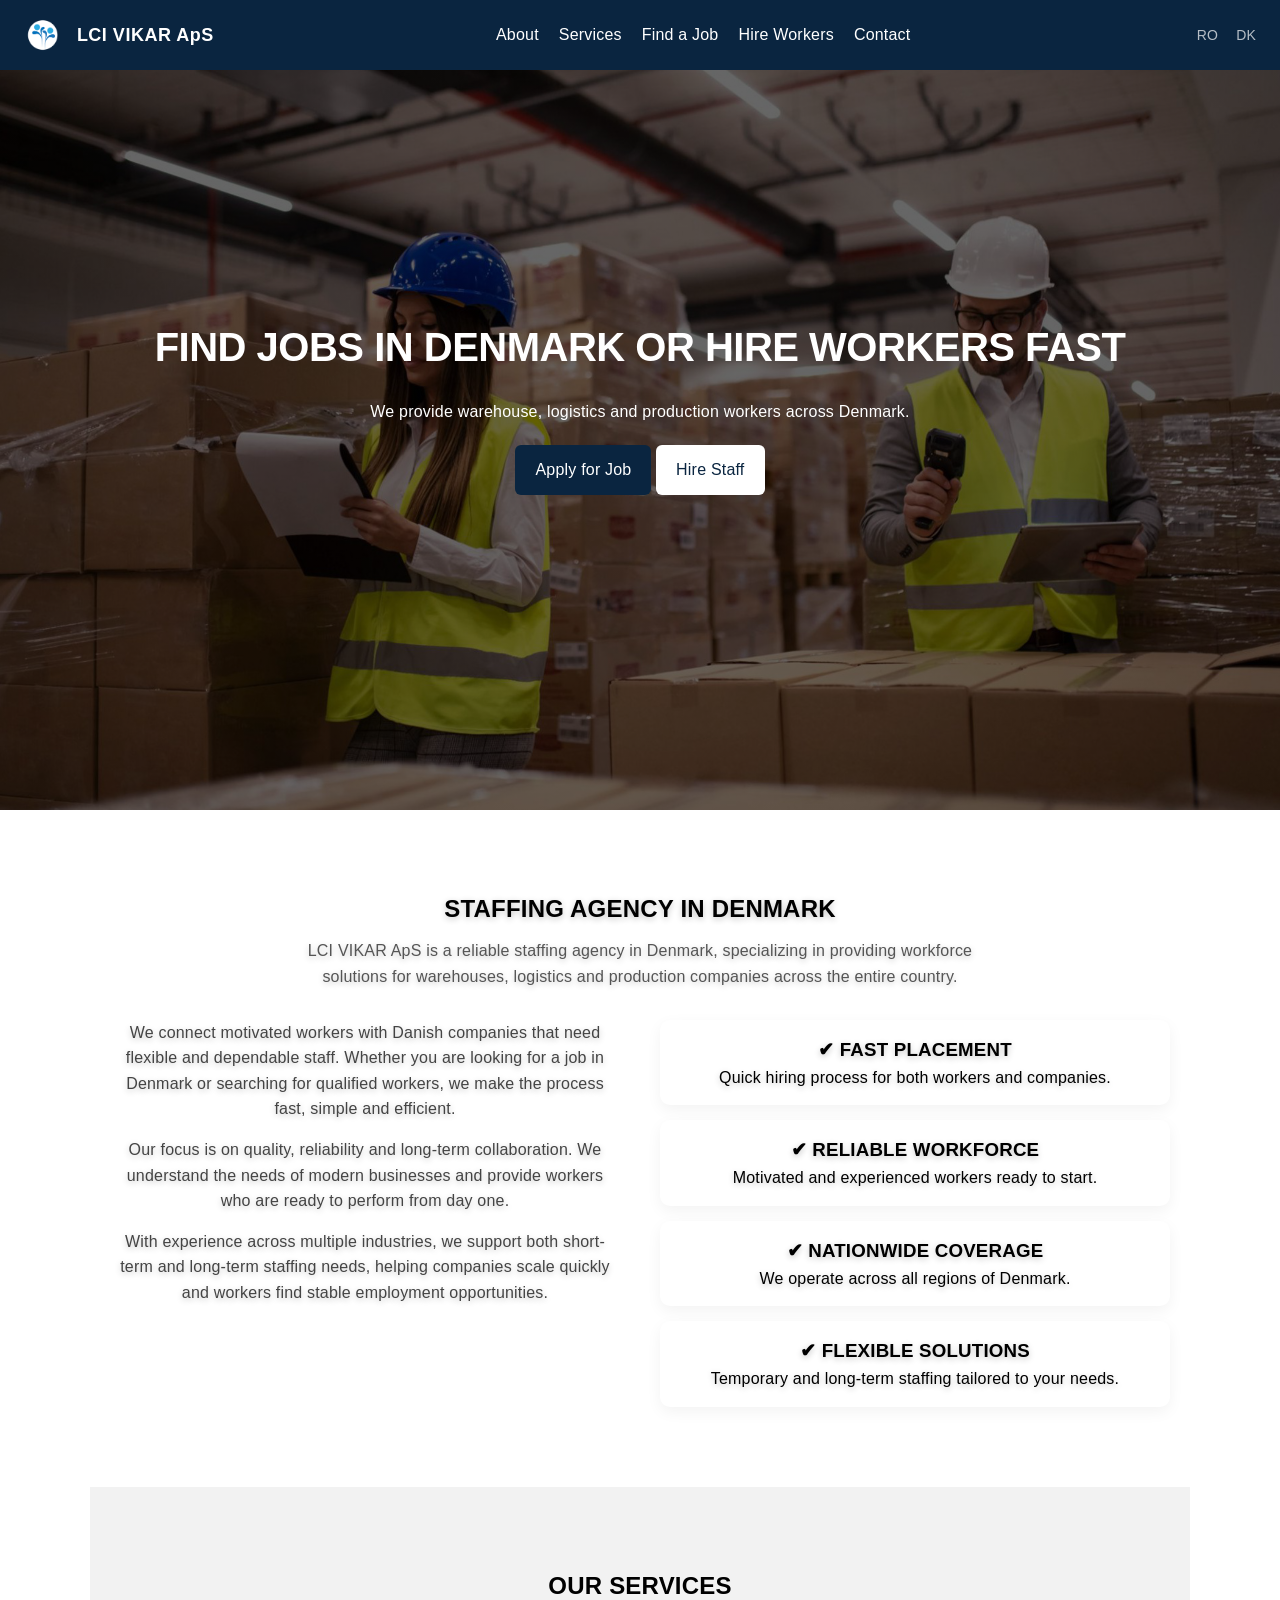
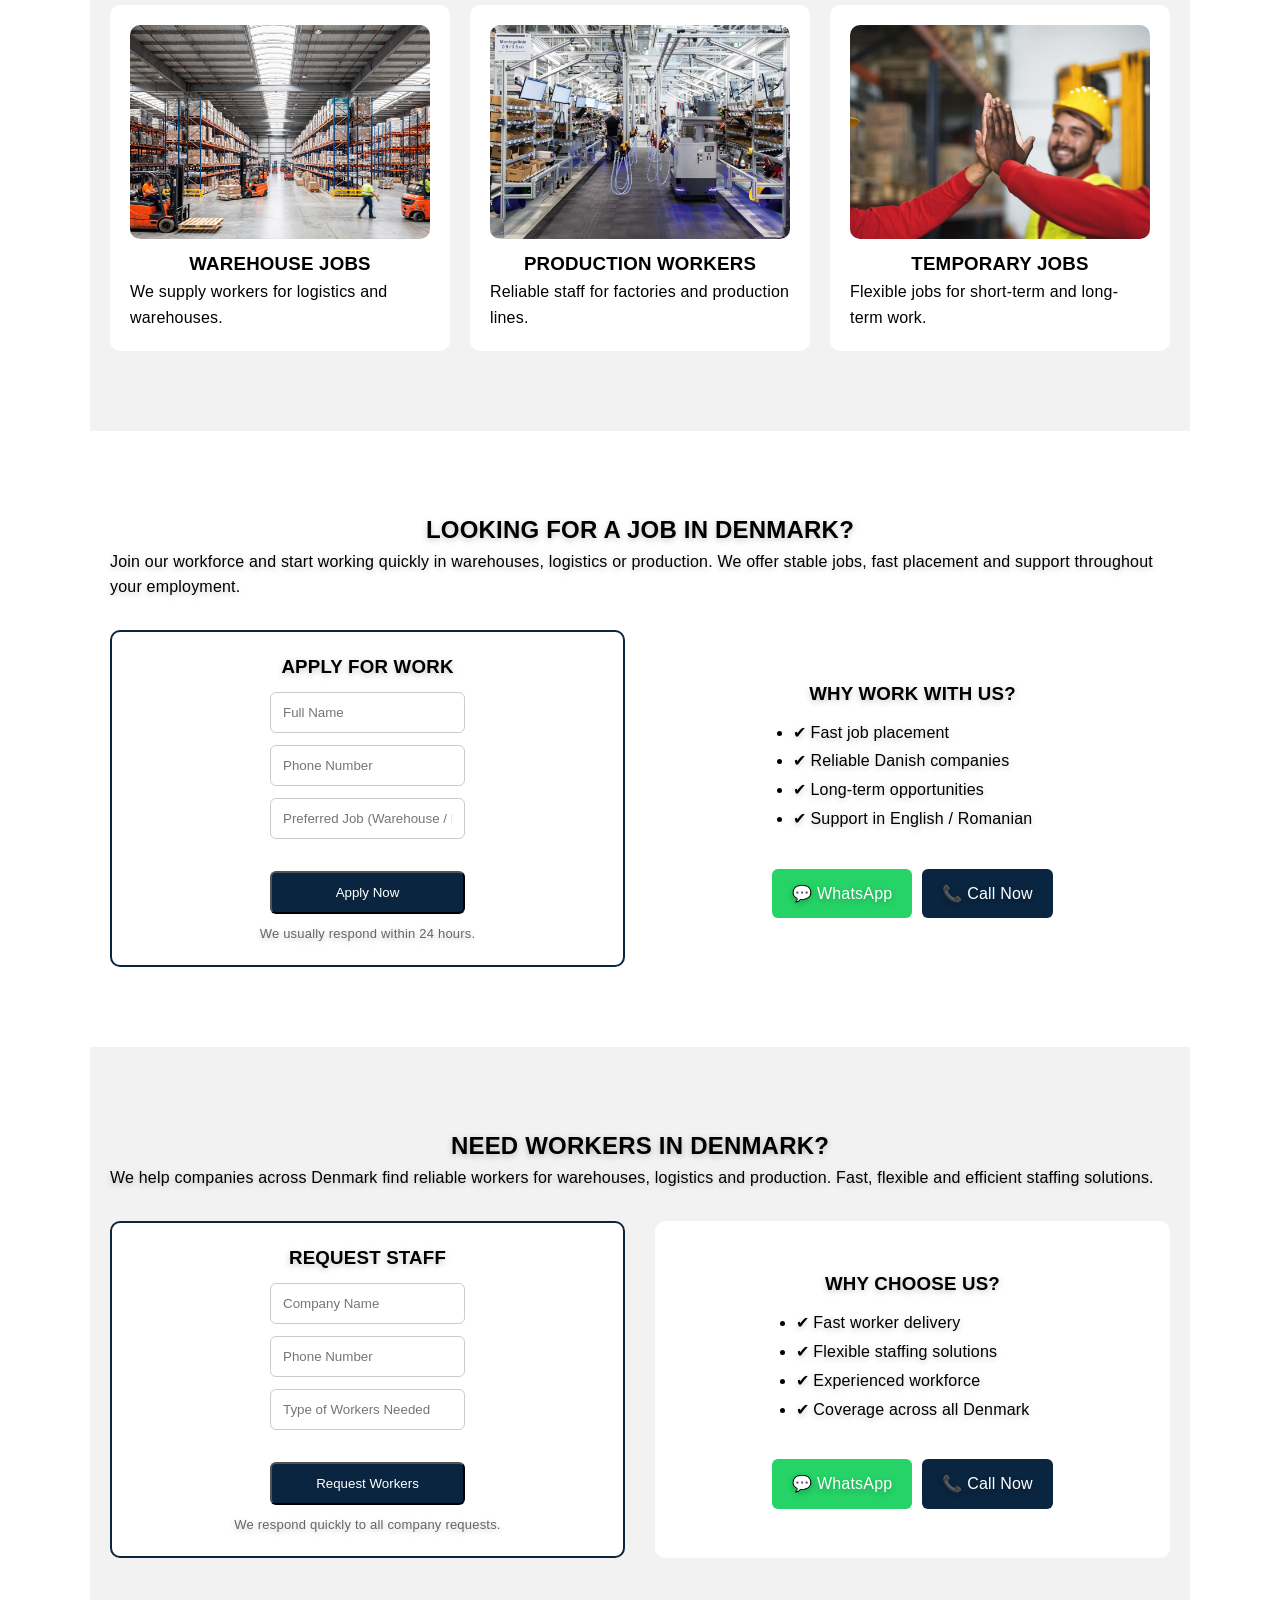
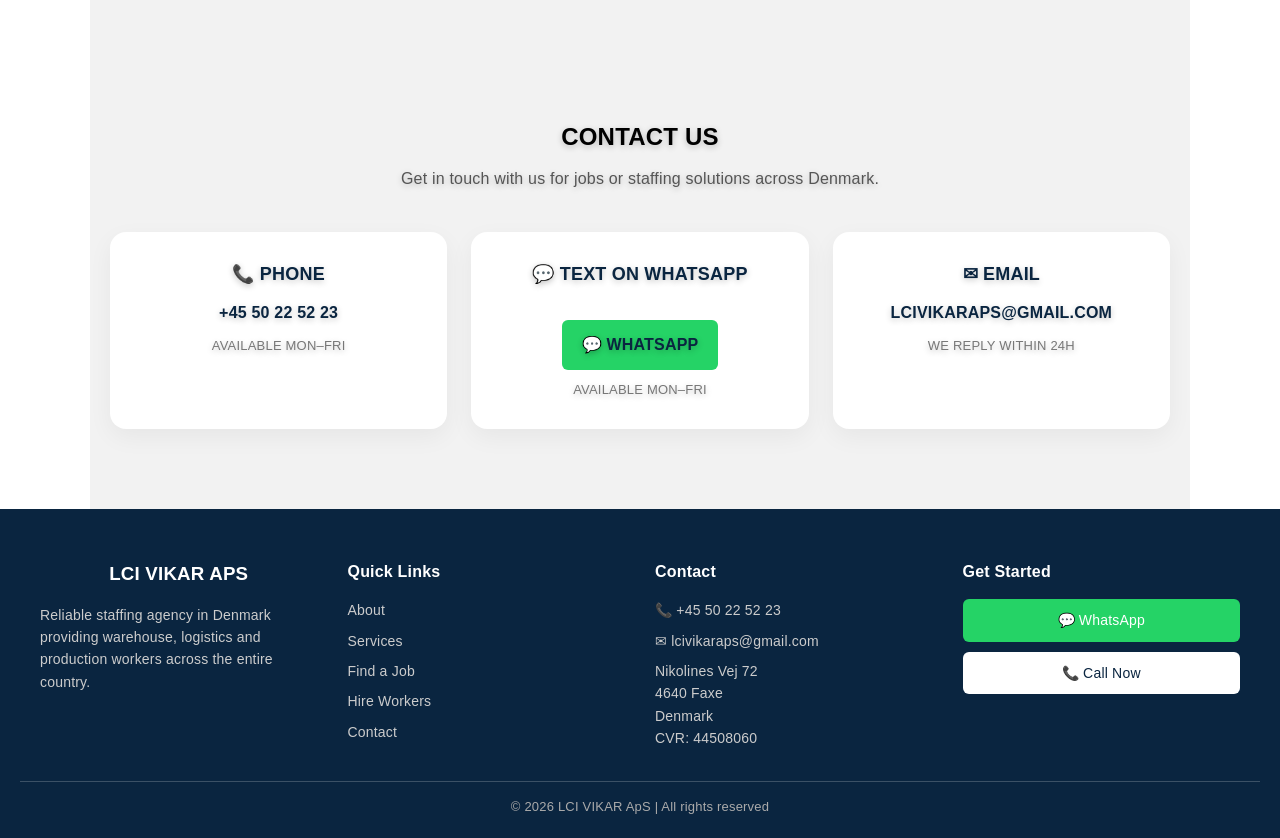
<file: index.html>
<!DOCTYPE html>
<html lang="en">
<head>
<meta charset="UTF-8">
<meta name="viewport" content="width=device-width, initial-scale=1.0">

<title>Warehouse Jobs in Denmark & Staffing Solutions | LCI VIKAR ApS</title>

<meta name="description" content="Find warehouse jobs in Denmark or hire reliable workers fast. LCI VIKAR ApS provides staffing for logistics, production and warehouses across Denmark.">

<meta name="robots" content="index, follow, max-image-preview:large">
<meta name="author" content="LCI VIKAR ApS">

<!-- Canonical -->
<link rel="canonical" href="https://www.lcivikaraps.com/">

<!-- Hreflang -->
<link rel="alternate" href="https://www.lcivikaraps.com/" hreflang="en">
<link rel="alternate" href="https://www.lcivikaraps.com/dk/" hreflang="da-DK">
<link rel="alternate" href="https://www.lcivikaraps.com/ro/" hreflang="ro-RO">
<link rel="alternate" href="https://www.lcivikaraps.com/" hreflang="x-default">

<!-- Open Graph -->
<meta property="og:title" content="Warehouse Jobs & Staffing in Denmark | LCI VIKAR ApS">
<meta property="og:description" content="Looking for jobs or workers in Denmark? Fast placement in warehouses, logistics and production.">
<meta property="og:type" content="website">
<meta property="og:url" content="https://www.lcivikaraps.com/">
<meta property="og:image" content="https://www.lcivikaraps.com/img/hero.jpg">
<meta property="og:locale" content="en_US">
<meta property="og:site_name" content="LCI VIKAR ApS">

<!-- Twitter -->
<meta name="twitter:card" content="summary_large_image">
<meta name="twitter:title" content="Jobs & Staffing Denmark | LCI VIKAR ApS">
<meta name="twitter:description" content="Apply for jobs or hire workers in Denmark today.">
<meta name="twitter:image" content="https://www.lcivikaraps.com/img/hero.jpg">

<!-- Favicon -->
<link rel="icon" href="/img/favicon.png" sizes="32x32">
<link rel="icon" href="/img/favicon.png" sizes="192x192">
<link rel="apple-touch-icon" href="/img/favicon.png">

<!-- Fonts Performance -->
<link rel="preconnect" href="https://fonts.googleapis.com">
<link rel="preconnect" href="https://fonts.gstatic.com" crossorigin>

<!-- CSS -->
<link rel="stylesheet" href="style.css">

<!-- JS -->
<script defer src="script.js"></script>

<!-- ================= STRUCTURED DATA ================= -->

<!-- ORGANIZATION -->
<script type="application/ld+json">
{
 "@context": "https://schema.org",
 "@type": "Organization",
 "name": "LCI VIKAR ApS",
 "url": "https://www.lcivikaraps.com",
 "logo": "https://www.lcivikaraps.com/logo.png",
 "telephone": "+4550225223",
 "address": {
   "@type": "PostalAddress",
   "streetAddress": "Nikolines Vej 72",
   "addressLocality": "Faxe",
   "postalCode": "4640",
   "addressCountry": "DK"
 }
}
</script>

<!-- LOCAL BUSINESS (IMPORTANT pentru Google Maps + trust) -->
<script type="application/ld+json">
{
 "@context": "https://schema.org",
 "@type": "EmploymentAgency",
 "name": "LCI VIKAR ApS",
 "image": "https://www.lcivikaraps.com/logo.png",
 "url": "https://www.lcivikaraps.com",
 "telephone": "+4550225223",
 "address": {
   "@type": "PostalAddress",
   "streetAddress": "Nikolines Vej 72",
   "addressLocality": "Faxe",
   "postalCode": "4640",
   "addressCountry": "DK"
 },
 "areaServed": "Denmark",
 "description": "Staffing agency providing warehouse, logistics and production workers across Denmark."
}
</script>

<!-- FAQ -->
<script type="application/ld+json">
{
 "@context": "https://schema.org",
 "@type": "FAQPage",
 "mainEntity": [
   {
     "@type": "Question",
     "name": "How can I get a job in Denmark?",
     "acceptedAnswer": {
       "@type": "Answer",
       "text": "Apply through our website or contact us on WhatsApp. We offer warehouse, logistics and production jobs across Denmark."
     }
   },
   {
     "@type": "Question",
     "name": "Do you provide workers for companies in Denmark?",
     "acceptedAnswer": {
       "@type": "Answer",
       "text": "Yes, we provide temporary and long-term workers for companies across Denmark."
     }
   },
   {
     "@type": "Question",
     "name": "How fast can you provide workers?",
     "acceptedAnswer": {
       "@type": "Answer",
       "text": "We can provide qualified workers within 24 to 48 hours depending on your needs."
     }
   }
 ]
}
</script>

</head>

<body>

<header class="header">
  <div class="nav">
    <a href="#top" class="logo">
      <img src="img/logo.png" alt="LCI VIKAR ApS Logo">
      <span>LCI VIKAR ApS</span>
    </a>

    <nav id="navLinks">
      <a href="#about">About</a>
      <a href="#services">Services</a>
      <a href="#job-seekers">Find a Job</a>
      <a href="#hire-staff">Hire Workers</a>
      <a href="#contact">Contact</a>
    </nav>
    <div class="lang-switch">
      <a href="./ro/" onclick="setLang('ro')">RO</a>
      <a href="./dk/" onclick="setLang('dk')">DK</a>
    </div>
    <div id="menuToggle" class="burger">
      <span></span>
      <span></span>
      <span></span>
    </div>
    
  </div>
</header>


<section id="top" class="hero">
  <div>
    <h1>Find Jobs in Denmark or Hire Workers Fast</h1>
    <p>We provide warehouse, logistics and production workers across Denmark.</p>

    <a href="https://wa.me/4550225223" class="btn primary">Apply for Job</a>
    <a href="https://wa.me/4550225223" class="btn secondary">Hire Staff</a>
  </div>
</section>

<section id="about" class="section">
  <div class="container">

    <h2>Staffing Agency in Denmark</h2>

    <p class="about-intro">
      LCI VIKAR ApS is a reliable staffing agency in Denmark, specializing in providing
      workforce solutions for warehouses, logistics and production companies across the entire country.
    </p>

    <div class="about-grid">

      <div class="about-text">
        <p>
          We connect motivated workers with Danish companies that need flexible and dependable staff.
          Whether you are looking for a job in Denmark or searching for qualified workers,
          we make the process fast, simple and efficient.
        </p>

        <p>
          Our focus is on quality, reliability and long-term collaboration. We understand the needs of
          modern businesses and provide workers who are ready to perform from day one.
        </p>

        <p>
          With experience across multiple industries, we support both short-term and long-term staffing
          needs, helping companies scale quickly and workers find stable employment opportunities.
        </p>
      </div>

      <div class="about-highlights">
        <div class="about-box">
          <h3>✔ Fast Placement</h3>
          <p>Quick hiring process for both workers and companies.</p>
        </div>

        <div class="about-box">
          <h3>✔ Reliable Workforce</h3>
          <p>Motivated and experienced workers ready to start.</p>
        </div>

        <div class="about-box">
          <h3>✔ Nationwide Coverage</h3>
          <p>We operate across all regions of Denmark.</p>
        </div>

        <div class="about-box">
          <h3>✔ Flexible Solutions</h3>
          <p>Temporary and long-term staffing tailored to your needs.</p>
        </div>
      </div>

    </div>

  </div>
</section>

<section id="services" class="section grey">
  <h2>Our Services</h2>

  <div class="grid">
    <div class="card">
      <img src="img/warehouse.jpg" loading="lazy" alt="Warehouse jobs Denmark">
      <h3>Warehouse Jobs</h3>
      <p>We supply workers for logistics and warehouses.</p>
    </div>

    <div class="card">
      <img src="img/Production.jpg" loading="lazy" alt="Production workers Denmark">
      <h3>Production Workers</h3>
      <p>Reliable staff for factories and production lines.</p>
    </div>

    <div class="card">
      <img src="img/temporary.jpg" loading="lazy" alt="Temporary jobs Denmark">
      <h3>Temporary Jobs</h3>
      <p>Flexible jobs for short-term and long-term work.</p>
    </div>
  </div>
</section>

<!-- JOB SEEKERS -->
<section id="job-seekers" class="section reveal">
  <div class="container">
    <h2>Looking for a Job in Denmark?</h2>

    <p>
      Join our workforce and start working quickly in warehouses, logistics or production.
      We offer stable jobs, fast placement and support throughout your employment.
    </p>

    <div class="grid-2">

      <div class="card highlight">
        <h3>Apply for Work</h3>

       <form class="contact-form" id="jobForm">
        <input type="text" id="jobName" placeholder="Full Name" required>
        <input type="tel" id="jobPhone" placeholder="Phone Number" required>
        <input type="text" id="jobType" placeholder="Preferred Job (Warehouse / Production)">
        
        <button type="submit" class="btn primary">Apply Now</button>
      </form>

        <p class="small-text">We usually respond within 24 hours.</p>
      </div>

      <div class="card">
        <h3>Why Work With Us?</h3>
        <ul>
          <li>✔ Fast job placement</li>
          <li>✔ Reliable Danish companies</li>
          <li>✔ Long-term opportunities</li>
          <li>✔ Support in English / Romanian</li>
        </ul>

        <div class="contact-buttons">
          <a href="https://wa.me/4550225223" class="btn whatsapp" target="_blank">
            💬 WhatsApp
          </a>

          <a href="tel:+4550225223" class="btn call">
            📞 Call Now
          </a>
        </div>
      </div>

    </div>
  </div>
</section>


<!-- COMPANIES -->
<section id="hire-staff" class="section grey reveal">
  <div class="container">
    <h2>Need Workers in Denmark?</h2>

    <p>
      We help companies across Denmark find reliable workers for warehouses,
      logistics and production. Fast, flexible and efficient staffing solutions.
    </p>

    <div class="grid-2">

      <div class="card highlight">
        <h3>Request Staff</h3>

        <form class="contact-form" id="companyForm">
          <input type="text" id="companyName" placeholder="Company Name" required>
          <input type="tel" id="companyPhone" placeholder="Phone Number" required>
          <input type="text" id="companyNeed" placeholder="Type of Workers Needed">
          
          <button type="submit" class="btn primary">Request Workers</button>
        </form>

        <p class="small-text">We respond quickly to all company requests.</p>
      </div>

      <div class="card">
        <h3>Why Choose Us?</h3>
        <ul>
          <li>✔ Fast worker delivery</li>
          <li>✔ Flexible staffing solutions</li>
          <li>✔ Experienced workforce</li>
          <li>✔ Coverage across all Denmark</li>
        </ul>

        <div class="contact-buttons">
          <a href="https://wa.me/4550225223" class="btn whatsapp" target="_blank">
            💬 WhatsApp
          </a>

          <a href="tel:+4550225223" class="btn call">
            📞 Call Now
          </a>
        </div>
      </div>

    </div>
  </div>
</section>

<section id="contact" class="section grey contact-section">
  <div class="container">

    <h2>Contact Us</h2>
    <p class="contact-sub">
      Get in touch with us for jobs or staffing solutions across Denmark.
    </p>

    <div class="contact-grid">

      <!-- PHONE -->
      <div class="contact-card">
        <h3>📞 Phone</h3>
        <p>
          <a href="tel:+4550225223">+45 50 22 52 23</a>
        </p>
        <span>Available Mon–Fri</span>
      </div>
      <!-- WHATSAPP -->
      <div class="contact-card">
        <h3>💬 Text on WhatsApp</h3>
        <p>
          <a href="https://wa.me/4550225223" class="btn whatsapp" target="_blank">
            💬 WhatsApp
          </a>
        </p>
        <span>Available Mon–Fri</span>
      </div>

      <!-- EMAIL -->
      <div class="contact-card">
        <h3>✉ Email</h3>
        <p>
          <a href="mailto:lcivikaraps@gmail.com">lcivikaraps@gmail.com</a>
        </p>
        <span>We reply within 24h</span>
      </div>

    </div>


  </div>
</section>

<footer class="footer">

  <div class="footer-container">

    <!-- BRAND -->
    <div class="footer-col">
      <h3>LCI VIKAR ApS</h3>
      <p>
        Reliable staffing agency in Denmark providing warehouse, logistics and
        production workers across the entire country.
      </p>
    </div>

    <!-- QUICK LINKS -->
    <div class="footer-col">
      <h4>Quick Links</h4>
      <a href="#about">About</a>
      <a href="#services">Services</a>
      <a href="#job-seekers">Find a Job</a>
      <a href="#hire-staff">Hire Workers</a>
      <a href="#contact">Contact</a>
    </div>

    <!-- CONTACT -->
    <div class="footer-col">
      <h4>Contact</h4>
      <p><a href="tel:+4550225223">📞 +45 50 22 52 23</a></p>
      <p><a href="mailto:lcivikaraps@gmail.com">✉ lcivikaraps@gmail.com</a></p>

      <p>
        Nikolines Vej 72<br>
        4640 Faxe<br>
        Denmark
      </p>

      <p>CVR: 44508060</p>
    </div>

    <!-- CTA -->
    <div class="footer-col">
      <h4>Get Started</h4>

      <a href="https://wa.me/4550225223" class="btn whatsapp" target="_blank">
        💬 WhatsApp
      </a>

      <a href="tel:+4550225223" class="btn call">
        📞 Call Now
      </a>
    </div>

  </div>

  <!-- BOTTOM -->
  <div class="footer-bottom">
    <p>© 2026 LCI VIKAR ApS | All rights reserved</p>
  </div>

</footer>


</body>
</html>
</file>
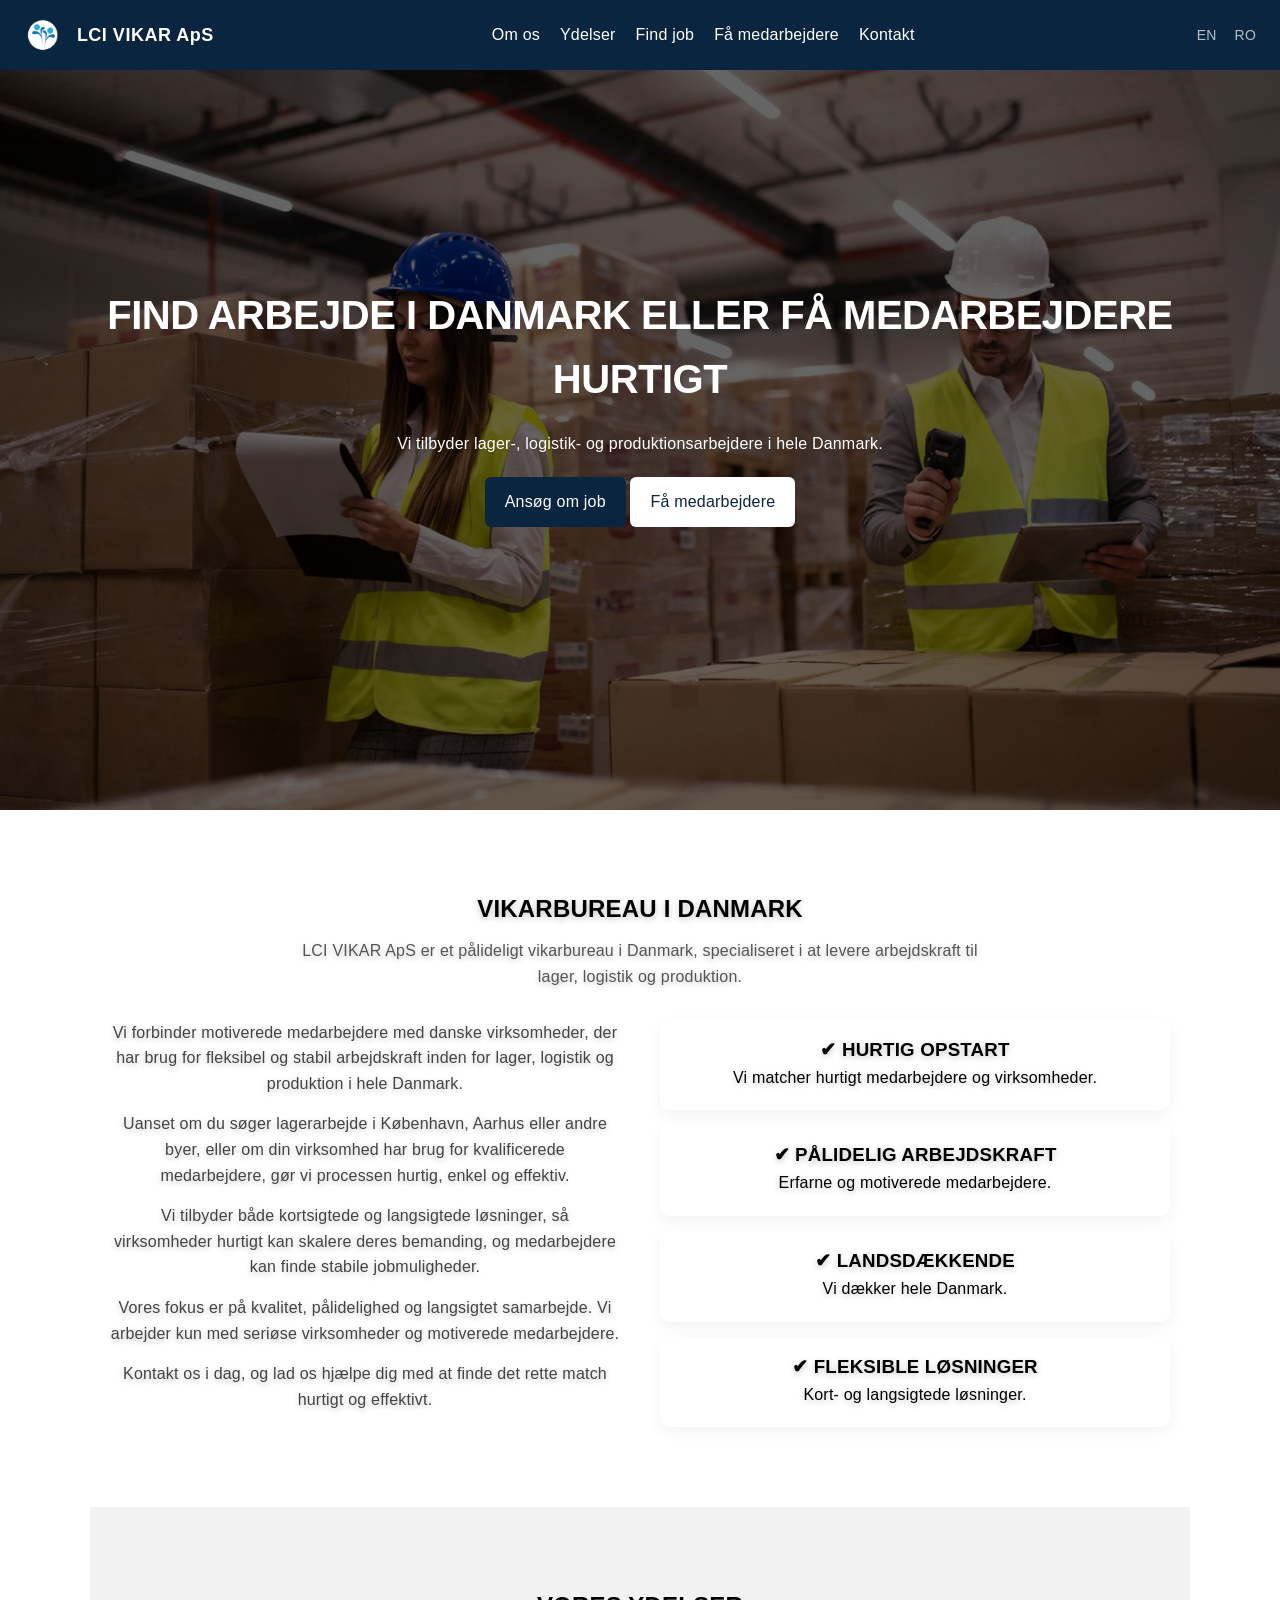
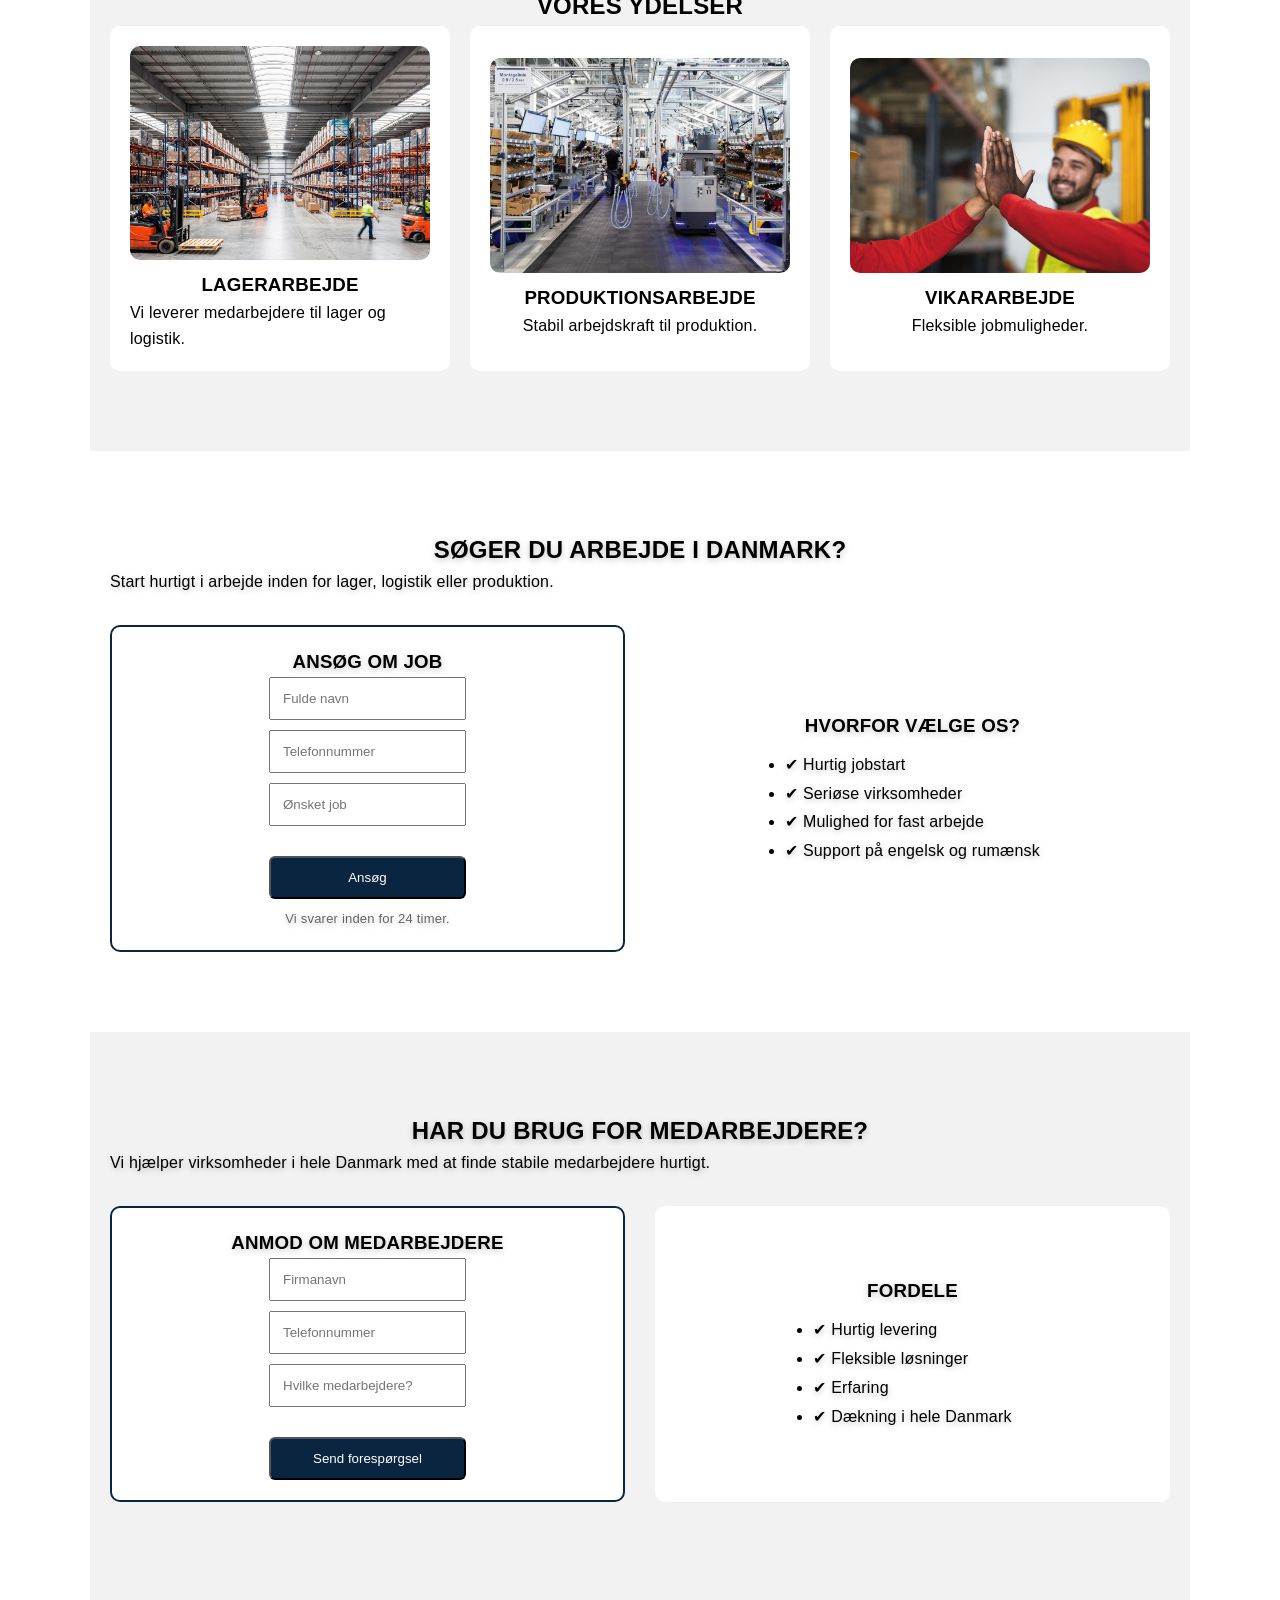
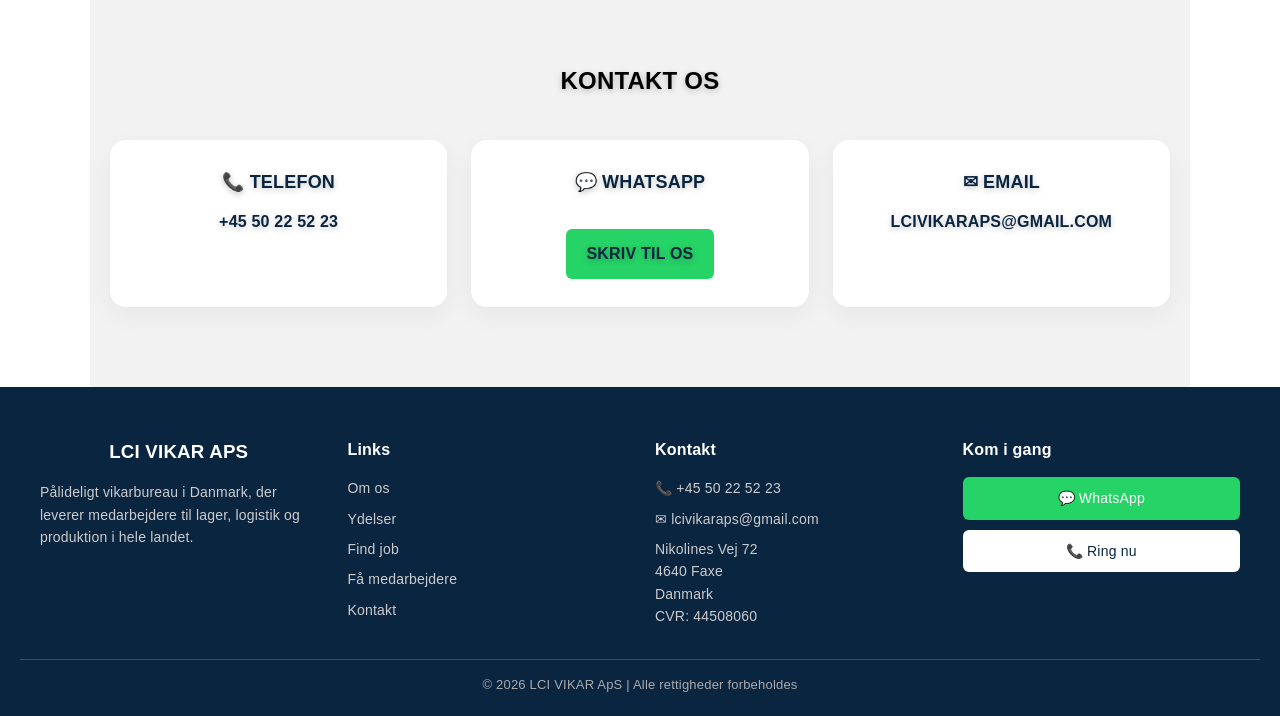
<file: dk/index.html>
<!DOCTYPE html>
<html lang="da">
<head>
<meta charset="UTF-8">
<meta name="viewport" content="width=device-width, initial-scale=1.0">

<title>Lagerarbejde i Danmark & Vikarbureau | LCI VIKAR ApS</title>

<meta name="description" content="Søger du arbejde i Danmark eller har du brug for medarbejdere hurtigt? LCI VIKAR ApS tilbyder lager-, logistik- og produktionsarbejdere i hele Danmark.">

<meta name="robots" content="index, follow, max-image-preview:large">
<meta name="author" content="LCI VIKAR ApS">

<!-- Canonical -->
<link rel="canonical" href="https://www.lcivikaraps.com/dk/">

<!-- Hreflang -->
<link rel="alternate" href="https://www.lcivikaraps.com/" hreflang="en">
<link rel="alternate" href="https://www.lcivikaraps.com/dk/" hreflang="da-DK">
<link rel="alternate" href="https://www.lcivikaraps.com/ro/" hreflang="ro-RO">
<link rel="alternate" href="https://www.lcivikaraps.com/" hreflang="x-default">

<!-- Open Graph -->
<meta property="og:title" content="Lagerjobs & medarbejdere i Danmark | LCI VIKAR ApS">
<meta property="og:description" content="Find arbejde eller få medarbejdere hurtigt i Danmark. Lager, logistik og produktion.">
<meta property="og:type" content="website">
<meta property="og:url" content="https://www.lcivikaraps.com/dk/">
<meta property="og:image" content="https://www.lcivikaraps.com/img/hero.jpg">
<meta property="og:locale" content="da_DK">
<meta property="og:site_name" content="LCI VIKAR ApS">

<!-- Twitter -->
<meta name="twitter:card" content="summary_large_image">
<meta name="twitter:title" content="Jobs & vikarbureau i Danmark | LCI VIKAR ApS">
<meta name="twitter:description" content="Søg job eller få medarbejdere hurtigt i Danmark.">
<meta name="twitter:image" content="https://www.lcivikaraps.com/img/hero.jpg">

<!-- Favicon -->
<link rel="icon" href="/img/favicon.png" sizes="32x32">
<link rel="icon" href="/img/favicon.png" sizes="192x192">
<link rel="apple-touch-icon" href="/img/favicon.png">

<!-- Fonts Performance -->
<link rel="preconnect" href="https://fonts.googleapis.com">
<link rel="preconnect" href="https://fonts.gstatic.com" crossorigin>

<!-- CSS -->
<link rel="stylesheet" href="/style.css">

<!-- JS -->
<script defer src="/script.js"></script>

<!-- ================= STRUCTURED DATA ================= -->

<!-- ORGANIZATION -->
<script type="application/ld+json">
{
 "@context": "https://schema.org",
 "@type": "Organization",
 "name": "LCI VIKAR ApS",
 "url": "https://www.lcivikaraps.com",
 "logo": "https://www.lcivikaraps.com/logo.png",
 "telephone": "+4550225223",
 "address": {
   "@type": "PostalAddress",
   "streetAddress": "Nikolines Vej 72",
   "addressLocality": "Faxe",
   "postalCode": "4640",
   "addressCountry": "DK"
 }
}
</script>

<!-- EMPLOYMENT AGENCY -->
<script type="application/ld+json">
{
 "@context": "https://schema.org",
 "@type": "EmploymentAgency",
 "name": "LCI VIKAR ApS",
 "image": "https://www.lcivikaraps.com/logo.png",
 "url": "https://www.lcivikaraps.com",
 "telephone": "+4550225223",
 "address": {
   "@type": "PostalAddress",
   "streetAddress": "Nikolines Vej 72",
   "addressLocality": "Faxe",
   "postalCode": "4640",
   "addressCountry": "DK"
 },
 "areaServed": "Danmark",
 "description": "Vikarbureau der leverer medarbejdere til lager, logistik og produktion i hele Danmark."
}
</script>

<!-- FAQ -->
<script type="application/ld+json">
{
 "@context": "https://schema.org",
 "@type": "FAQPage",
 "mainEntity": [
   {
     "@type": "Question",
     "name": "Hvordan får jeg arbejde i Danmark?",
     "acceptedAnswer": {
       "@type": "Answer",
       "text": "Du kan ansøge via vores hjemmeside eller kontakte os på WhatsApp."
     }
   },
   {
     "@type": "Question",
     "name": "Tilbyder I medarbejdere til virksomheder?",
     "acceptedAnswer": {
       "@type": "Answer",
       "text": "Ja, vi leverer både midlertidige og faste medarbejdere i hele Danmark."
     }
   },
   {
     "@type": "Question",
     "name": "Hvor hurtigt kan I levere medarbejdere?",
     "acceptedAnswer": {
       "@type": "Answer",
       "text": "Vi kan levere medarbejdere inden for 24–48 timer afhængigt af behov."
     }
   }
 ]
}
</script>

</head>

<body>

<header class="header">
  <div class="nav">
    <a href="#top" class="logo">
      <img src="/img/logo.png" alt="LCI VIKAR ApS Logo">
      <span>LCI VIKAR ApS</span>
    </a>

    <nav id="navLinks">
      <a href="#about">Om os</a>
      <a href="#services">Ydelser</a>
      <a href="#job-seekers">Find job</a>
      <a href="#hire-staff">Få medarbejdere</a>
      <a href="#contact">Kontakt</a>
    </nav>
    <!-- LANGUAGE SWITCH -->
        <div class="lang-switch">
        <a href="/" onclick="setLang('en')">EN</a>
        <a href="/ro/" onclick="setLang('ro')">RO</a>
        </div>
    <div id="menuToggle" class="burger">
      <span></span>
      <span></span>
      <span></span>
    </div>
    
  </div>
</header>


<section id="top" class="hero">
  <div>
    <h1>Find arbejde i Danmark eller få medarbejdere hurtigt</h1>
    <p>Vi tilbyder lager-, logistik- og produktionsarbejdere i hele Danmark.</p>

    <a href="https://wa.me/4550225223" class="btn primary">Ansøg om job</a>
    <a href="https://wa.me/4550225223" class="btn secondary">Få medarbejdere</a>
  </div>
</section>


<section id="about" class="section">
  <div class="container">

    <h2>Vikarbureau i Danmark</h2>

    <p class="about-intro">
      LCI VIKAR ApS er et pålideligt vikarbureau i Danmark, specialiseret i at levere arbejdskraft til lager, logistik og produktion.
    </p>

    <div class="about-grid">

      <div class="about-text">

  <p>
    Vi forbinder motiverede medarbejdere med danske virksomheder, der har brug for fleksibel og stabil arbejdskraft
    inden for lager, logistik og produktion i hele Danmark.
  </p>

  <p>
    Uanset om du søger lagerarbejde i København, Aarhus eller andre byer,
    eller om din virksomhed har brug for kvalificerede medarbejdere,
    gør vi processen hurtig, enkel og effektiv.
  </p>

  <p>
    Vi tilbyder både kortsigtede og langsigtede løsninger, så virksomheder hurtigt kan skalere deres bemanding,
    og medarbejdere kan finde stabile jobmuligheder.
  </p>

  <p>
    Vores fokus er på kvalitet, pålidelighed og langsigtet samarbejde.
    Vi arbejder kun med seriøse virksomheder og motiverede medarbejdere.
  </p>

  <p>
    Kontakt os i dag, og lad os hjælpe dig med at finde det rette match hurtigt og effektivt.
  </p>

</div>

      <div class="about-highlights">
        <div class="about-box">
          <h3>✔ Hurtig opstart</h3>
          <p>Vi matcher hurtigt medarbejdere og virksomheder.</p>
        </div>

        <div class="about-box">
          <h3>✔ Pålidelig arbejdskraft</h3>
          <p>Erfarne og motiverede medarbejdere.</p>
        </div>

        <div class="about-box">
          <h3>✔ Landsdækkende</h3>
          <p>Vi dækker hele Danmark.</p>
        </div>

        <div class="about-box">
          <h3>✔ Fleksible løsninger</h3>
          <p>Kort- og langsigtede løsninger.</p>
        </div>
      </div>

    </div>

  </div>
</section>


<section id="services" class="section grey">
  <h2>Vores ydelser</h2>

  <div class="grid">
    <div class="card">
      <img src="/img/warehouse.jpg" loading="lazy" alt="Lagerarbejde Danmark">
      <h3>Lagerarbejde</h3>
      <p>Vi leverer medarbejdere til lager og logistik.</p>
    </div>

    <div class="card">
      <img src="/img/Production.jpg" loading="lazy" alt="Produktionsarbejde Danmark">
      <h3>Produktionsarbejde</h3>
      <p>Stabil arbejdskraft til produktion.</p>
    </div>

    <div class="card">
      <img src="/img/temporary.jpg" loading="lazy" alt="Vikarjob Danmark">
      <h3>Vikararbejde</h3>
      <p>Fleksible jobmuligheder.</p>
    </div>
  </div>
</section>


<section id="job-seekers" class="section">
  <div class="container">
    <h2>Søger du arbejde i Danmark?</h2>

    <p>
      Start hurtigt i arbejde inden for lager, logistik eller produktion.
    </p>

    <div class="grid-2">

      <div class="card highlight">
        <h3>Ansøg om job</h3>

        <form id="jobForm">
          <input type="text" id="jobName" placeholder="Fulde navn" required>
          <input type="tel" id="jobPhone" placeholder="Telefonnummer" required>
          <input type="text" id="jobType" placeholder="Ønsket job">
          
          <button type="submit" class="btn primary">Ansøg</button>
        </form>

        <p class="small-text">Vi svarer inden for 24 timer.</p>
      </div>

      <div class="card">
        <h3>Hvorfor vælge os?</h3>
        <ul>
          <li>✔ Hurtig jobstart</li>
          <li>✔ Seriøse virksomheder</li>
          <li>✔ Mulighed for fast arbejde</li>
          <li>✔ Support på engelsk og rumænsk</li>
        </ul>
      </div>

    </div>
  </div>
</section>


<section id="hire-staff" class="section grey">
  <div class="container">
    <h2>Har du brug for medarbejdere?</h2>

    <p>
      Vi hjælper virksomheder i hele Danmark med at finde stabile medarbejdere hurtigt.
    </p>

    <div class="grid-2">

      <div class="card highlight">
        <h3>Anmod om medarbejdere</h3>

        <form id="companyForm">
          <input type="text" id="companyName" placeholder="Firmanavn" required>
          <input type="tel" id="companyPhone" placeholder="Telefonnummer" required>
          <input type="text" id="companyNeed" placeholder="Hvilke medarbejdere?">
          
          <button type="submit" class="btn primary">Send forespørgsel</button>
        </form>
      </div>

      <div class="card">
        <h3>Fordele</h3>
        <ul>
          <li>✔ Hurtig levering</li>
          <li>✔ Fleksible løsninger</li>
          <li>✔ Erfaring</li>
          <li>✔ Dækning i hele Danmark</li>
        </ul>
      </div>

    </div>
  </div>
</section>


<section id="contact" class="section grey contact-section">
  <div class="container">

    <h2>Kontakt os</h2>

    <div class="contact-grid">

      <div class="contact-card">
        <h3>📞 Telefon</h3>
        <p><a href="tel:+4550225223">+45 50 22 52 23</a></p>
      </div>

      <div class="contact-card">
        <h3>💬 WhatsApp</h3>
        <p>
          <a href="https://wa.me/4550225223" class="btn whatsapp">Skriv til os</a>
        </p>
      </div>

      <div class="contact-card">
        <h3>✉ Email</h3>
        <p><a href="mailto:lcivikaraps@gmail.com">lcivikaraps@gmail.com</a></p>
      </div>

    </div>

  </div>
</section>


<footer class="footer">

  <div class="footer-container">

    <!-- BRAND -->
    <div class="footer-col">
      <h3>LCI VIKAR ApS</h3>
      <p>
        Pålideligt vikarbureau i Danmark, der leverer medarbejdere til lager,
        logistik og produktion i hele landet.
      </p>
    </div>

    <!-- LINKS -->
    <div class="footer-col">
      <h4>Links</h4>
      <a href="#about">Om os</a>
      <a href="#services">Ydelser</a>
      <a href="#job-seekers">Find job</a>
      <a href="#hire-staff">Få medarbejdere</a>
      <a href="#contact">Kontakt</a>
    </div>

    <!-- CONTACT -->
    <div class="footer-col">
      <h4>Kontakt</h4>
      <p><a href="tel:+4550225223">📞 +45 50 22 52 23</a></p>
      <p><a href="mailto:lcivikaraps@gmail.com">✉ lcivikaraps@gmail.com</a></p>

      <p>
        Nikolines Vej 72<br>
        4640 Faxe<br>
        Danmark
      </p>

      <p>CVR: 44508060</p>
    </div>

    <!-- CTA -->
    <div class="footer-col">
      <h4>Kom i gang</h4>

      <a href="https://wa.me/4550225223" class="btn whatsapp" target="_blank">
        💬 WhatsApp
      </a>

      <a href="tel:+4550225223" class="btn call">
        📞 Ring nu
      </a>
    </div>

  </div>

  <!-- BOTTOM -->
  <div class="footer-bottom">
    <p>© 2026 LCI VIKAR ApS | Alle rettigheder forbeholdes</p>
  </div>

</footer>

</body>
</html>
</file>
<file: style.css>
/* RESET */
* {
  margin:0;
  padding:0;
  box-sizing:border-box;
}
html {
  scroll-behavior: smooth;
}
body {
  font-family:'Inter', sans-serif;
  line-height:1.6;
  letter-spacing: 0.2px;
}
h1, h2, h3 {
  font-weight: 600;
  text-transform: uppercase;
  text-align: center;
}

/* NAV */
.header {
  background:#0a2540;
  transition: box-shadow 0.3s ease;
  color:#fff;
  position:fixed;
  top:0;
  left:0;
  width:100%;
  z-index:1000;
}
.header.scrolled {
  box-shadow: 0 2px 10px rgba(0,0,0,0.1);
}
h1 {
  letter-spacing: -0.5px;
}
.nav {
  display:flex;
  justify-content:space-between;
  align-items:center;
  padding:15px 20px;
}

.logo {
  display:flex;
  align-items:center;
  gap:10px;
  font-weight:600;
  font-size:18px;
  text-decoration: none;
}

.logo img {
  height:40px; /* ajustează dacă e nevoie */
  width:auto;
}
.logo span {
  letter-spacing:0.5px;
  color: #fff;
}
#navLinks {
  display:flex;
  gap:20px;
}

#navLinks a {
  color:#fff;
  text-decoration:none;
}

#menuToggle {
  display:none;
  font-size:22px;
  cursor:pointer;
}

/* BURGER BASE */
.burger {
  width:30px;
  height:22px;
  display:flex;
  flex-direction:column;
  justify-content:space-between;
  cursor:pointer;
  z-index:1001;
}

.burger span {
  display:block;
  height:5px;
  margin-bottom: 3px;
  width:100%;
  background:#fff;
  border-radius:3px;
   transition: transform 0.3s ease, opacity 0.3s ease, background 0.3s ease;
}

/* HOVER (culoare mai fancy) */
.burger:hover span {
  background:#25D366;
}

/* ACTIVE → TRANSFORMĂ ÎN X */
.burger.active span:nth-child(1) {
  transform:translateY(9px) rotate(45deg);
  background:#25D366;
}

.burger.active span:nth-child(2) {
  opacity:0;
}

.burger.active span:nth-child(3) {
  transform:translateY(-9px) rotate(-45deg);
  background:#25D366;
}

/* HERO */
.hero {
  height:90vh;
  background:linear-gradient(rgba(0,0,0,0.6), rgba(0,0,0,0.6)), url(img/hero.jpg);
  background-size:cover;
  display:flex;
  align-items:center;
  justify-content:center;
  text-align:center;
  color:#fff;
  padding:20px;
}

.hero h1 {
  font-size:40px;
  margin-bottom:20px;
}

.hero p {
  max-width:600px;
  margin:auto;
}

.btn {
  display:inline-block;
  margin-top:20px;
  padding:12px 20px;
  border-radius:6px;
  text-decoration:none;
}

.primary {
  background:#0a2540;
  color:#fff;
}

.secondary {
  background:#fff;
  color:#0a2540;
}

/* SECTIONS */
.section {
  padding:80px 20px;
  max-width:1100px;
  margin:auto;
}
.section .container{

    text-shadow: 0 2px 6px rgba(0, 0, 0, 0.24);
}

.grey {
  background:#f2f2f2;
}

/* GRID */
.grid {
  display:grid;
  grid-template-columns:repeat(auto-fit,minmax(250px,1fr));
  gap:20px;
}

.card {
  background:#fff;
  padding:20px;
  border-radius:10px;
  display: flex;
  flex-direction: column;
  justify-content: center;
  align-items: center;
}

.card img {
  width:100%;
  border-radius:10px;
  margin-bottom:10px;
}

/* FORM */
form {
  display:flex;
  flex-direction:column;
  gap:10px;
  max-width:400px;
}

input, button {
  padding:12px;
}

.footer {
  background:#0a2540;
  color:#fff;
  padding:50px 20px 20px;
}

.footer-container {
  display:grid;
  grid-template-columns:repeat(auto-fit,minmax(220px,1fr));
  gap:30px;
  max-width:1200px;
  margin:auto;
}

.footer-col h3,
.footer-col h4 {
  margin-bottom:15px;
}

.footer-col p {
  font-size:14px;
  line-height:1.6;
  color:#ccc;
}

.footer-col a {
  display:block;
  color:#ccc;
  text-decoration:none;
  margin-bottom:8px;
  font-size:14px;
}

.footer-col a:hover {
  color:#fff;
}

/* BUTTONS */
.footer .btn {
  display:block;
  margin-top:10px;
  padding:10px;
  border-radius:6px;
  text-align:center;
}

.footer .whatsapp {
  background:#25D366;
  color:#fff;
}

.footer .call {
  background:#fff;
  color:#0a2540;
}

/* BOTTOM */
.footer-bottom {
  text-align:center;
  margin-top:30px;
  border-top:1px solid rgba(255,255,255,0.2);
  padding-top:15px;
  font-size:13px;
  color:#aaa;
}

/* MOBILE */
@media(max-width:768px){
  #navLinks {
    display:none;
    flex-direction:column;
    background:#0a2540;
    position:absolute;
    top:60px;
    right:0;
    width:200px;
    padding:10px;
  }

  #navLinks.open {
    display:flex;
  }

  #menuToggle {
    display:block;
  }
}




.grid-2 {
  display:grid;
  grid-template-columns:1fr 1fr;
  gap:30px;
  margin-top:30px;
}

.highlight {
  border:2px solid #0a2540;
}

.contact-form {
  display:flex;
  flex-direction:column;
  gap:12px;
  margin-top:10px;
}

.contact-form input {
  padding:12px;
  border:1px solid #ccc;
  border-radius:6px;
}
.contact-section {
  text-align:center;
}

.contact-sub {
  max-width:600px;
  margin:10px auto 30px;
  color:#555;
}

/* GRID */
.contact-grid {
  display: grid;
  grid-template-columns: repeat(auto-fit, minmax(260px, 1fr));
  gap: 24px;
  margin-top: 40px;
}

/* CARD */
.contact-card {
  background: #fff;
  padding: 28px;
  border-radius: 16px;
  box-shadow: 0 8px 25px rgba(0,0,0,0.05);
  transition: all 0.25s ease;
  position: relative;
  overflow: hidden;
  text-transform: uppercase;
}

/* subtle accent bar */
.contact-card::before {
  content: "";
  position: absolute;
  top: 0;
  left: 0;
  width: 4px;
  height: 100%;
  background: #25D366;
  opacity: 0;
  transition: opacity 0.25s ease;
}

.contact-card:hover {
  transform: translateY(-6px);
  box-shadow: 0 15px 35px rgba(0,0,0,0.1);
}

.contact-card:hover::before {
  opacity: 1;
}

/* TITLU */
.contact-card h3 {
  margin-bottom: 12px;
  font-size: 18px;
  color: #0a2540;
}

/* LINKURI */
.contact-card p a {
  color: #0a2540;
  font-weight: 600;
  text-decoration: none;
  transition: color 0.2s ease;
}

.contact-card p a:hover {
  color: #000000;
}

/* TEXT MIC */
.contact-card span {
  display: block;
  margin-top: 10px;
  font-size: 13px;
  color: #777;
}

/* OPTIONAL: hover click feel */
.contact-card a {
  display: inline-block;
  transition: transform 0.15s ease;
}

.contact-card a:hover {
  transform: scale(1.03);
}
/* BUTTONS */
.contact-actions {
  margin-top:40px;
  display:flex;
  justify-content:center;
  gap:15px;
  flex-wrap:wrap;
}

.small-text {
  font-size:13px;
  margin-top:10px;
  color:#666;
}

ul {
  margin-top:10px;
  line-height:1.8;
}

/* MOBILE */
@media(max-width:768px){
  .grid-2 {
    grid-template-columns:1fr;
  }
}


.contact-buttons {
  display:flex;
  gap:10px;
  margin-top:15px;
}

.whatsapp {
  background:#25D366;
  color:#fff;
}

.call {
  background:#0a2540;
  color:#fff;
}

#about{
    display: flex;
    justify-content: center;
    align-items: center;
    justify-content: center;
    justify-items: center;
    text-align: center;
}
.about-intro {
  max-width:700px;
  margin:10px auto 30px;
  text-align:center;
  color:#555;
}

.about-grid {
  display:grid;
  grid-template-columns:1fr 1fr;
  gap:40px;
  margin-top:30px;
}

.about-text p {
  margin-bottom:15px;
  color:#444;
}

.about-highlights {
  display:grid;
  gap:15px;

}

.about-box {
  background:#fff;
  padding:15px;
  border-radius:10px;
  box-shadow:0 5px 15px rgba(0,0,0,0.05);
}

/* MOBILE */
@media(max-width:768px){
  .about-grid {
    grid-template-columns:1fr;
  }
}



.lang-switch {
  display: flex;
  gap: 10px;
}

.lang-switch a {
  color: rgba(255,255,255,0.7);
  text-decoration: none;
  font-size: 14px;
  font-weight: 500;
  padding: 2px 4px;
  transition: color 0.3s ease;
}

.lang-switch a:hover {
  color: #fff;
}

.lang-switch a.active {
  color: #25D366;
}
</file>
